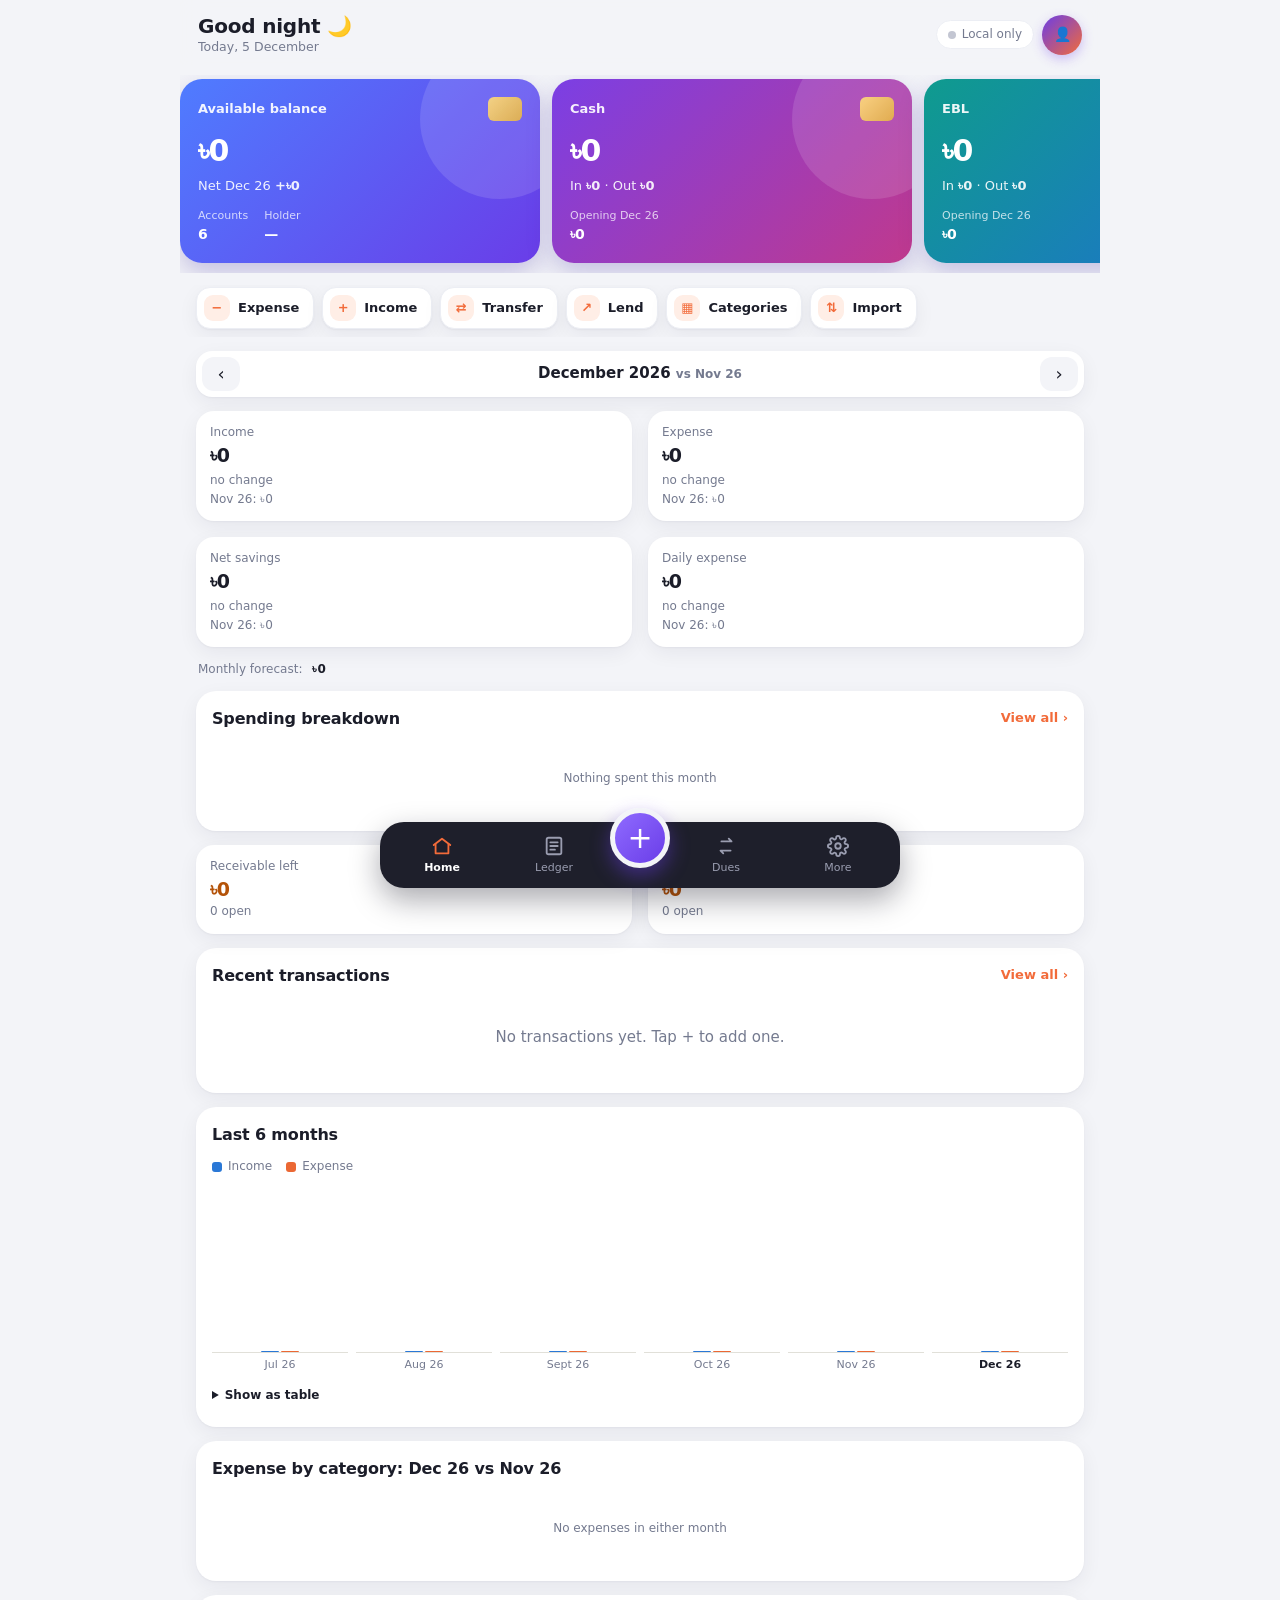
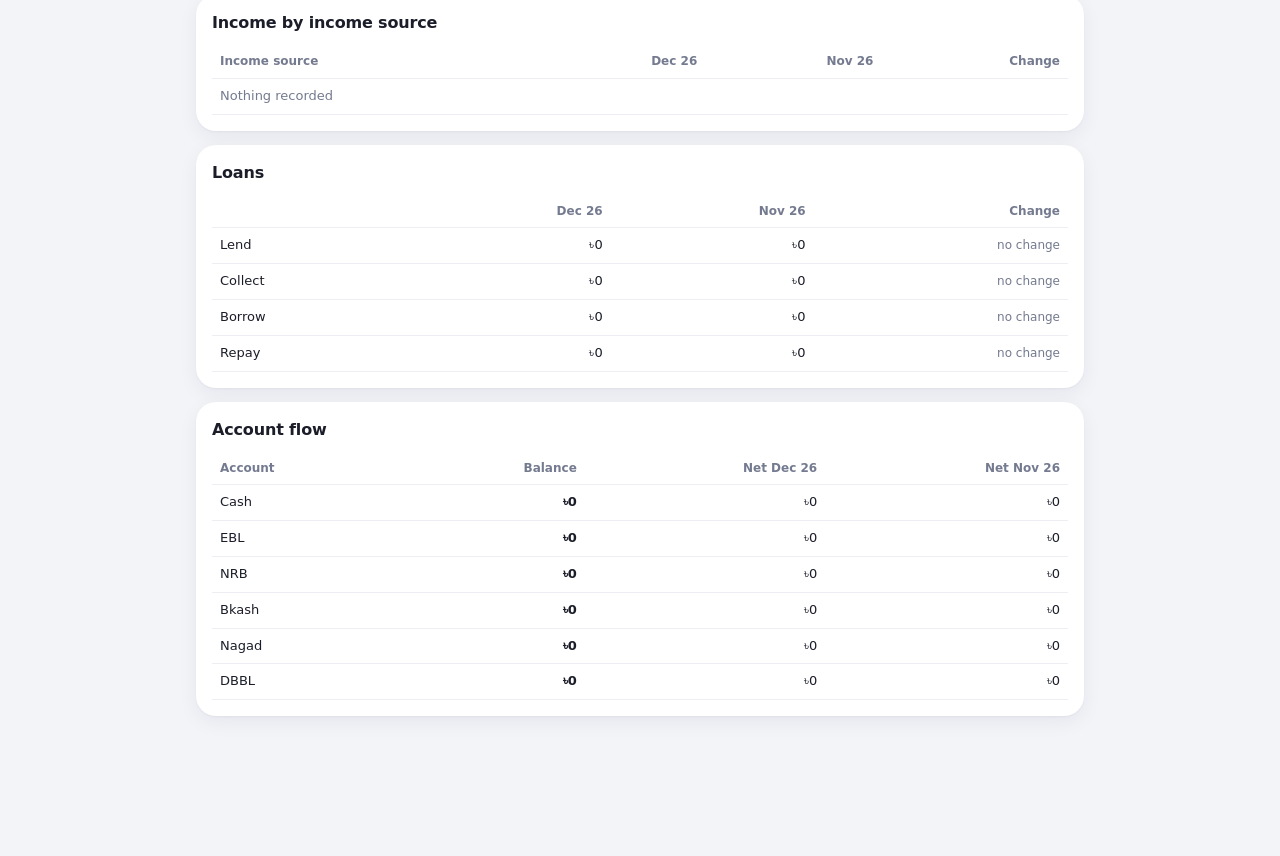
<file: public/index.html>
<!DOCTYPE html>
<html lang="en">
<head>
  <meta charset="utf-8">
  <meta name="viewport" content="width=device-width, initial-scale=1, viewport-fit=cover">
  <meta name="theme-color" content="#f3f4f8">
  <meta name="description" content="Offline-first personal money book that syncs with Firebase">
  <meta name="apple-mobile-web-app-capable" content="yes">
  <meta name="apple-mobile-web-app-status-bar-style" content="black-translucent">
  <title>Money Book</title>
  <link rel="manifest" href="manifest.webmanifest">
  <link rel="icon" href="icons/icon.svg" type="image/svg+xml">
  <link rel="apple-touch-icon" href="icons/icon-192.png">
  <link rel="stylesheet" href="styles.css">
</head>
<body>
  <header class="topbar">
    <div class="tb-left"><h1 id="title">Money Book</h1><div id="subtitle" class="tb-sub"></div></div>
    <div class="tb-right">
      <button id="syncPill" class="pill" type="button" title="Sync now"><span class="dot"></span><span id="syncText">Local</span></button>
      <a id="avatar" class="avatar" href="#more/profile" aria-label="Profile">👤</a>
    </div>
  </header>

  <main id="view" tabindex="-1"></main>

  <nav class="tabs" aria-label="Sections">
    <a href="#home" data-tab="home"><svg viewBox="0 0 24 24" aria-hidden="true" fill="none" stroke="currentColor" stroke-width="2" stroke-linecap="round" stroke-linejoin="round"><path d="M3 11l9-7 9 7"/><path d="M5 10v10h14V10"/></svg><b>Home</b></a>
    <a href="#ledger" data-tab="ledger"><svg viewBox="0 0 24 24" aria-hidden="true" fill="none" stroke="currentColor" stroke-width="2" stroke-linecap="round" stroke-linejoin="round"><rect x="4" y="3" width="16" height="18" rx="2"/><path d="M8 8h8M8 12h8M8 16h5"/></svg><b>Ledger</b></a>
    <button id="fab" class="fab" type="button" aria-label="Add">+</button>
    <a href="#dues" data-tab="dues"><svg viewBox="0 0 24 24" aria-hidden="true" fill="none" stroke="currentColor" stroke-width="2" stroke-linecap="round" stroke-linejoin="round"><path d="M7 7h11l-3-3M17 17H6l3 3"/></svg><b>Dues</b></a>
    <a href="#more" data-tab="more"><svg viewBox="0 0 24 24" aria-hidden="true" fill="none" stroke="currentColor" stroke-width="2" stroke-linecap="round" stroke-linejoin="round"><circle cx="12" cy="12" r="3"/><path d="M19.4 15a1.7 1.7 0 0 0 .3 1.8l.1.1a2 2 0 1 1-2.8 2.8l-.1-.1a1.7 1.7 0 0 0-1.8-.3 1.7 1.7 0 0 0-1 1.5V21a2 2 0 1 1-4 0v-.1a1.7 1.7 0 0 0-1.1-1.5 1.7 1.7 0 0 0-1.8.3l-.1.1a2 2 0 1 1-2.8-2.8l.1-.1a1.7 1.7 0 0 0 .3-1.8 1.7 1.7 0 0 0-1.5-1H3a2 2 0 1 1 0-4h.1a1.7 1.7 0 0 0 1.5-1.1 1.7 1.7 0 0 0-.3-1.8l-.1-.1a2 2 0 1 1 2.8-2.8l.1.1a1.7 1.7 0 0 0 1.8.3H9a1.7 1.7 0 0 0 1-1.5V3a2 2 0 1 1 4 0v.1a1.7 1.7 0 0 0 1 1.5 1.7 1.7 0 0 0 1.8-.3l.1-.1a2 2 0 1 1 2.8 2.8l-.1.1a1.7 1.7 0 0 0-.3 1.8V9a1.7 1.7 0 0 0 1.5 1H21a2 2 0 1 1 0 4h-.1a1.7 1.7 0 0 0-1.5 1z"/></svg><b>More</b></a>
  </nav>

  <dialog id="sheet" class="sheet">
    <form id="sheetForm" method="dialog"></form>
  </dialog>

  <div id="toast" class="toast" role="status" aria-live="polite"></div>

  <script src="firebase-config.js"></script>
  <script src="firebase-sync.js"></script>
  <script src="xlsx-lite.js"></script>
  <script src="app.js"></script>
</body>
</html>
</file>
<file: public/styles.css>
/* Money Book – visual design: soft grey canvas, white rounded cards, purple brand, orange accent,
   dark floating tab bar with a raised centre + button. */
:root {
  --bg: #f3f4f8; --card: #ffffff; --text: #1b1d29; --muted: #747a8f; --line: #eceef4;
  --brand: #6a3de8; --brand-2: #8f6bff; --brand-weak: #efe9ff; --accent: #f26b3a; --accent-weak: #ffeee6;
  --in: #13834a; --out: #cf3434; --warn: #b45309;
  --nav: #1e1f2b; --nav-ink: #9a9db0;
  --radius: 20px; --shadow: 0 1px 2px rgba(20, 20, 50, .04), 0 6px 20px rgba(20, 20, 50, .06);
  --s1: #2a78d6; --s2: #eb6834; --grid: #e1e0d9;
  --c1: #2a78d6; --c2: #eb6834; --c3: #1baf7a; --c4: #eda100; --c5: #e87ba4; --c6: #008300; --c7: #6250d6; --c-other: #9a9caa;
  color-scheme: light dark;
}
@media (prefers-color-scheme: dark) {
  :root {
    --bg: #0f1017; --card: #1a1b26; --text: #eceef7; --muted: #9ba1b6; --line: #2a2c3a;
    --brand: #9b7bff; --brand-2: #b39cff; --brand-weak: #2a2350; --accent: #ff8a57; --accent-weak: #3a2219;
    --in: #4ade80; --out: #f87171; --warn: #fbbf24; --nav: #090a10;
    --s1: #3987e5; --s2: #d95926; --grid: #2c2c2a;
    --c1: #3987e5; --c2: #d95926; --c3: #199e70; --c4: #c98500; --c5: #d55181; --c6: #008300; --c7: #9085e9; --c-other: #6b6e7d;
  }
}
* { box-sizing: border-box; }
html, body { margin: 0; }
body {
  font: 15px/1.45 "Inter", system-ui, -apple-system, "Segoe UI", Roboto, "Noto Sans Bengali", sans-serif;
  background: var(--bg); color: var(--text); -webkit-font-smoothing: antialiased;
  padding-bottom: calc(110px + env(safe-area-inset-bottom));
}
button, input, select, textarea { font: inherit; color: inherit; }
a { color: var(--brand); }

/* ---------- header ---------- */
.topbar {
  position: sticky; top: 0; z-index: 5; display: flex; align-items: center; justify-content: space-between; gap: 10px;
  padding: calc(14px + env(safe-area-inset-top)) 18px 10px; background: color-mix(in srgb, var(--bg) 88%, transparent);
  backdrop-filter: blur(10px); -webkit-backdrop-filter: blur(10px); max-width: 760px; margin: 0 auto;
}
.tb-left { min-width: 0; flex: 1; }
.topbar h1 { font-size: 20px; margin: 0; font-weight: 750; letter-spacing: -.01em; white-space: nowrap; overflow: hidden; text-overflow: ellipsis; line-height: 1.25; }
.tb-sub { font-size: 12.5px; color: var(--muted); white-space: nowrap; overflow: hidden; text-overflow: ellipsis; line-height: 1.3; }
.tb-right { display: flex; align-items: center; gap: 8px; flex-shrink: 0; }
.avatar {
  width: 40px; height: 40px; border-radius: 50%; display: grid; place-items: center; text-decoration: none; flex: none;
  background: linear-gradient(135deg, var(--brand), var(--accent)); color: #fff; font-weight: 700; font-size: 14px;
  box-shadow: 0 4px 12px rgba(106, 61, 232, .3);
}
.pill { display: inline-flex; gap: 6px; align-items: center; border: 1px solid var(--line); border-radius: 99px;
        padding: 5px 11px; background: var(--card); cursor: pointer; font-size: 12px; color: var(--muted); white-space: nowrap; flex-shrink: 0; }
.pill .dot { width: 8px; height: 8px; border-radius: 50%; background: #c3c6d2; }
.pill.ok .dot { background: #22c55e; } .pill.pending .dot { background: #f59e0b; }
.pill.err .dot { background: #ef4444; } .pill.busy .dot { animation: blink 1s infinite; background: var(--brand); }
@keyframes blink { 50% { opacity: .2; } }

main { max-width: 760px; margin: 0 auto; padding: 6px 16px 16px; outline: none; }

/* ---------- surfaces ---------- */
.card { background: var(--card); border-radius: var(--radius); box-shadow: var(--shadow); padding: 16px; margin-bottom: 14px; min-width: 0; }
.card h2 { font-size: 16px; margin: 0 0 12px; font-weight: 700; letter-spacing: -.01em; }
.row { display: flex; align-items: center; gap: 10px; }
.between { justify-content: space-between; }
.viewall { font-size: 13px; color: var(--accent); text-decoration: none; font-weight: 600; margin-bottom: 12px; }
.grid2 { display: grid; grid-template-columns: 1fr 1fr; gap: 12px; margin-bottom: 14px; }
.grid3 { display: grid; grid-template-columns: repeat(3, 1fr); gap: 8px; }
@media (min-width: 640px) { .grid3 { grid-template-columns: repeat(6, 1fr); } }
.grid3.three { grid-template-columns: repeat(3, 1fr); }
.stat { background: var(--card); border-radius: 18px; box-shadow: var(--shadow); padding: 13px 14px; min-width: 0; }
.stat .k { color: var(--muted); font-size: 12px; font-weight: 500; white-space: nowrap; overflow: hidden; text-overflow: ellipsis; }
.stat .v { font-size: clamp(15px, 4.3vw, 19px); font-weight: 750; font-variant-numeric: tabular-nums; letter-spacing: -.01em; white-space: nowrap; overflow: hidden; text-overflow: ellipsis; }
.stat.hero { background: linear-gradient(135deg, #4f7cff, var(--brand)); color: #fff; }
.stat.hero .k { color: rgba(255, 255, 255, .8); }
.acc { padding: 10px; border-radius: 14px; background: var(--bg); min-width: 0; }
.acc .k { font-size: 12px; color: var(--muted); white-space: nowrap; overflow: hidden; text-overflow: ellipsis; } .acc .v { font-weight: 650; font-variant-numeric: tabular-nums; white-space: nowrap; overflow: hidden; text-overflow: ellipsis; }
.in { color: var(--in); } .out { color: var(--out); } .muted { color: var(--muted); } .small { font-size: 12px; }
.neg { color: var(--out); } .warn { color: var(--warn); }
.hello { margin: 0 0 8px; color: var(--muted); }
.empty { text-align: center; color: var(--muted); padding: 28px 8px; }

/* ---------- balance cards ---------- */
.cards-scroll { display: flex; gap: 12px; overflow-x: auto; scroll-snap-type: x mandatory; margin: 4px -16px 12px; padding: 4px 16px 10px; scrollbar-width: none; }
.cards-scroll::-webkit-scrollbar { display: none; }
.bcard { flex: 0 0 86%; max-width: 360px; scroll-snap-align: start; border-radius: 22px; padding: 18px; color: #fff; position: relative; overflow: hidden;
         box-shadow: 0 10px 24px rgba(60, 40, 160, .25); min-height: 172px; display: flex; flex-direction: column; }
.bcard::after { content: ""; position: absolute; right: -40px; top: -40px; width: 160px; height: 160px; border-radius: 50%; background: rgba(255, 255, 255, .12); }
.bcard.g0 { background: linear-gradient(135deg, #4f7cff 0%, #6a3de8 100%); }
.bcard.g1 { background: linear-gradient(135deg, #7b3fe4 0%, #c0398d 100%); }
.bcard.g2 { background: linear-gradient(135deg, #0f9b8e 0%, #1f6fd1 100%); }
.bcard.g3 { background: linear-gradient(135deg, #f26b3a 0%, #c2410c 100%); }
.bcard.g4 { background: linear-gradient(135deg, #334155 0%, #0f172a 100%); }
.bcard.g5 { background: linear-gradient(135deg, #16a34a 0%, #0f766e 100%); }
.bc-top { display: flex; justify-content: space-between; align-items: center; font-size: 13px; opacity: .92; font-weight: 600; }
.bc-chip { width: 34px; height: 24px; border-radius: 6px; background: linear-gradient(135deg, #ffd66b, #e0a82e); }
.bc-amt { font-size: clamp(22px, 6.5vw, 30px); font-weight: 800; letter-spacing: -.02em; margin: 8px 0 4px; font-variant-numeric: tabular-nums; white-space: nowrap; overflow: hidden; text-overflow: ellipsis; }
.bc-mid { font-size: 13px; opacity: .9; }
.bc-foot { margin-top: auto; display: flex; gap: 16px; padding-top: 12px; flex-wrap: wrap; }
.bc-foot small { display: block; font-size: 11px; opacity: .75; } .bc-foot b { font-size: 14px; white-space: nowrap; }

/* ---------- quick actions ---------- */
.quick { display: flex; gap: 8px; overflow-x: auto; margin: 0 -16px 14px; padding: 2px 16px 8px; scrollbar-width: none; }
.quick::-webkit-scrollbar { display: none; }
.quick button, .quick a { flex: none; display: inline-flex; align-items: center; gap: 8px; border: 1px solid var(--line); background: var(--card);
  border-radius: 14px; padding: 7px 14px 7px 7px; font-size: 13px; font-weight: 600; color: var(--text); text-decoration: none; cursor: pointer; box-shadow: var(--shadow); white-space: nowrap; }
.quick span { width: 26px; height: 26px; border-radius: 9px; display: grid; place-items: center; background: var(--accent-weak); color: var(--accent); font-weight: 800; }

/* ---------- donut ---------- */
.donut-wrap { display: grid; grid-template-columns: 1fr 150px; gap: 14px; align-items: center; }
@media (max-width: 520px) { .donut-wrap { grid-template-columns: 1fr; } .donut { margin: 0 auto 6px; width: 170px; height: 170px; order: -1; } }
.legend-list { list-style: none; margin: 0; padding: 0; font-size: 13px; min-width: 0; }
.legend-list li { display: grid; grid-template-columns: 12px minmax(0, 1fr) auto 34px; gap: 8px; align-items: center; padding: 5px 0; }
.legend-list i { width: 10px; height: 10px; border-radius: 3px; }
.legend-list .lk { white-space: nowrap; overflow: hidden; text-overflow: ellipsis; }
.legend-list .lv { font-variant-numeric: tabular-nums; font-weight: 600; white-space: nowrap; }
.legend-list .lp { color: var(--muted); text-align: right; font-size: 12px; white-space: nowrap; }
.donut { position: relative; width: 150px; height: 150px; }
.donut svg { width: 100%; height: 100%; }
.donut circle { cursor: default; transition: stroke-width .15s; }
.donut circle:hover, .donut circle:focus { stroke-width: 24; outline: none; }
.donut-c { position: absolute; inset: 0; display: grid; place-content: center; text-align: center; pointer-events: none; }
.donut-c b { font-size: 14px; white-space: nowrap; } .donut-c small { color: var(--muted); font-size: 11px; white-space: nowrap; }

/* ---------- month bar / modes / chips ---------- */
.monthbar { display: flex; align-items: center; justify-content: space-between; margin-bottom: 14px; background: var(--card);
            border-radius: 16px; padding: 6px; box-shadow: var(--shadow); }
.monthbar button { border: 0; background: var(--bg); border-radius: 12px; width: 38px; height: 34px; cursor: pointer; font-size: 18px; }
.monthbar strong { font-size: 15px; white-space: nowrap; overflow: hidden; text-overflow: ellipsis; }
.seg { display: flex; flex-wrap: wrap; gap: 6px; }
.seg button { flex: 1 1 auto; border: 1px solid var(--line); background: var(--card); padding: 9px 10px; border-radius: 12px; cursor: pointer; font-size: 13px; font-weight: 600; white-space: nowrap; }
.seg button[aria-pressed="true"] { background: var(--brand); color: #fff; border-color: var(--brand); }
.modes { margin-bottom: 14px; background: var(--card); padding: 5px; border-radius: 16px; box-shadow: var(--shadow); gap: 4px; }
.modes button { flex: 1; border: 0; background: transparent; }
.chips { display: flex; gap: 6px; overflow-x: auto; padding-bottom: 4px; margin-bottom: 12px; scrollbar-width: none; }
.chips::-webkit-scrollbar { display: none; }
.chip { border: 1px solid var(--line); background: var(--card); border-radius: 99px; padding: 7px 14px; white-space: nowrap; cursor: pointer; font-size: 13px; font-weight: 500; flex-shrink: 0; }
.chip[aria-pressed="true"] { background: var(--accent); color: #fff; border-color: var(--accent); }
.chip[aria-pressed="true"] .muted { color: rgba(255, 255, 255, .85); }

/* ---------- lists ---------- */
.list { list-style: none; margin: 0; padding: 0; }
.list li { display: flex; align-items: center; gap: 10px; padding: 10px 0; border-bottom: 1px solid var(--line); cursor: pointer; min-width: 0; }
.list li:last-child { border-bottom: 0; }
.list .ico { width: 40px; height: 40px; border-radius: 12px; display: grid; place-items: center; flex: none; font-size: 18px; font-weight: 800;
             background: var(--brand-weak); color: var(--brand); }
.ico.c1 { background: color-mix(in srgb, var(--c1) 16%, transparent); color: var(--c1); }
.ico.c2 { background: color-mix(in srgb, var(--c2) 16%, transparent); color: var(--c2); }
.ico.c3 { background: color-mix(in srgb, var(--c3) 16%, transparent); color: var(--c3); }
.ico.c4 { background: color-mix(in srgb, var(--c4) 18%, transparent); color: var(--c4); }
.ico.c5 { background: color-mix(in srgb, var(--c5) 16%, transparent); color: var(--c5); }
.ico.c6 { background: color-mix(in srgb, var(--c6) 14%, transparent); color: var(--c6); }
.ico.c7 { background: color-mix(in srgb, var(--c7) 16%, transparent); color: var(--c7); }
.ico.c-other { background: color-mix(in srgb, var(--c-other) 18%, transparent); color: var(--c-other); }
.ico.t-in { background: color-mix(in srgb, #16a34a 15%, transparent); color: #16a34a; }
.ico.t-tr { background: color-mix(in srgb, #2563eb 14%, transparent); color: #2563eb; }
.ico.t-loan { background: var(--brand-weak); color: var(--brand); }
.list .main { flex: 1; min-width: 0; overflow: hidden; }
.list .main .t { font-weight: 650; white-space: nowrap; overflow: hidden; text-overflow: ellipsis; font-size: 14.5px; line-height: 1.35; }
.list .main .s { font-size: 12px; color: var(--muted); white-space: nowrap; overflow: hidden; text-overflow: ellipsis; line-height: 1.35; }
.list .amt { font-weight: 700; font-variant-numeric: tabular-nums; text-align: right; flex-shrink: 0; white-space: nowrap; margin-left: 8px; font-size: 14.5px; }
.dayhead { font-size: 13px; color: var(--muted); padding: 2px 0 4px; display: flex; justify-content: space-between; font-weight: 600; }
.daycard .dayhead span:first-child { color: var(--text); font-size: 15px; font-weight: 700; }
.daycard .dayhead span:last-child { color: var(--accent); }

/* ---------- ledger: summary cards, calendar, filters ---------- */
.duo { display: grid; grid-template-columns: 1fr 1fr; gap: 12px; margin-bottom: 14px; }
.sum { border-radius: 18px; padding: 13px 14px; color: #fff; box-shadow: var(--shadow); display: flex; flex-direction: column; gap: 2px; min-width: 0; }
.sum small { font-size: 12px; opacity: .88; white-space: nowrap; overflow: hidden; text-overflow: ellipsis; }
.sum b { font-size: clamp(16px, 4.5vw, 20px); font-weight: 800; font-variant-numeric: tabular-nums; white-space: nowrap; overflow: hidden; text-overflow: ellipsis; }
.sum span { font-size: 11px; opacity: .85; white-space: nowrap; overflow: hidden; text-overflow: ellipsis; }
.sum.purple { background: linear-gradient(135deg, #7b4dff, #5b2fd6); }
.sum.orange { background: linear-gradient(135deg, #ff8a4c, #d9481a); }
.calcard summary { list-style: none; display: flex; justify-content: space-between; align-items: center; cursor: pointer; font-weight: 650; padding: 0; }
.calcard summary::-webkit-details-marker { display: none; }
.calcard .chip { padding: 4px 10px; }
.card.calcard { margin-top: 0; }
.mcal { display: grid; grid-template-columns: repeat(7, 1fr); gap: 4px; margin-top: 12px; text-align: center; }
.mcal .dow { font-size: 11px; color: var(--muted); font-weight: 600; padding: 4px 0; }
.mcal .day { border: 0; background: transparent; border-radius: 50%; aspect-ratio: 1; font-size: 13px; cursor: pointer; position: relative; font-variant-numeric: tabular-nums; padding: 0; }
.mcal .day.has::after { content: ""; position: absolute; left: 50%; bottom: 3px; width: 4px; height: 4px; margin-left: -2px; border-radius: 50%; background: var(--accent); }
.mcal .day.today { box-shadow: inset 0 0 0 1.5px var(--brand); }
.mcal .day.sel { background: var(--brand); color: #fff; }
.mcal .day.sel::after { background: #fff; }
.mcal .day:hover { background: var(--brand-weak); }
.mcal .day.sel:hover { background: var(--brand); }
.filters { display: grid; grid-template-columns: 1fr 1fr; gap: 8px; margin-bottom: 10px; }
.filters .search { grid-column: 1 / -1; margin: 0; }
.filters select { background: var(--card); border-radius: 99px; padding: 8px 12px; font-size: 13px; }

/* ---------- badges / status ---------- */
.badge { font-size: 11px; padding: 3px 9px; border-radius: 99px; background: var(--brand-weak); color: var(--brand); border: 0; cursor: pointer; font-weight: 650; }
.badge.due, .badge.st-due { background: #fff1d6; color: #8a4b00; }
.badge.st-partial { background: #dbeafe; color: #1e40af; }
.badge.st-overdue { background: #fee2e2; color: #991b1b; }
.badge.st-done { background: #dcfce7; color: #166534; }
@media (prefers-color-scheme: dark) {
  .badge.due, .badge.st-due { background: #422006; color: #fcd34d; }
  .badge.st-partial { background: #172554; color: #93c5fd; }
  .badge.st-overdue { background: #450a0a; color: #fca5a5; }
  .badge.st-done { background: #052e16; color: #86efac; }
}
.progress { height: 6px; background: var(--bg); border-radius: 3px; overflow: hidden; margin-top: 6px; max-width: 220px; }
.progress.big { max-width: none; height: 8px; margin: 12px 0; }
.progress > div { height: 100%; background: linear-gradient(90deg, var(--brand), var(--brand-2)); border-radius: 3px; }

/* ---------- forms ---------- */
input, select, textarea { width: 100%; padding: 11px 13px; border: 1px solid var(--line); border-radius: 13px; background: var(--bg); }
input:focus, select:focus, textarea:focus { outline: 2px solid var(--brand); outline-offset: 0; border-color: transparent; }
textarea { min-height: 60px; resize: vertical; }
label { display: block; font-size: 12px; color: var(--muted); margin: 12px 0 5px; font-weight: 500; }
label.check { display: flex; gap: 8px; align-items: flex-start; color: var(--text); font-size: 14px; margin-top: 12px; }
label.check input { width: auto; margin-top: 3px; }
.btn { border: 0; border-radius: 14px; padding: 12px 16px; background: var(--brand); color: #fff; font-weight: 700; cursor: pointer; box-shadow: 0 6px 16px rgba(106, 61, 232, .25); }
.btn.ghost { background: var(--card); color: var(--text); border: 1px solid var(--line); box-shadow: none; }
.btn.danger { background: transparent; color: var(--out); border: 1px solid var(--out); box-shadow: none; }
.btn:disabled { opacity: .5; }
.btn.x { flex: none; width: 42px; padding: 9px 0; }
.actions { display: flex; gap: 8px; margin-top: 16px; }
.actions .btn { flex: 1; }
.actions.wrap { flex-wrap: wrap; }
.actions.sticky { position: sticky; bottom: calc(96px + env(safe-area-inset-bottom)); background: var(--bg); padding: 8px 0; margin: 0; }
.search { margin-bottom: 10px; }
.amount-input { font-size: 28px; font-weight: 800; text-align: center; letter-spacing: -.01em; }
.hintbox { background: var(--brand-weak); border-radius: 12px; padding: 9px 11px; margin: 10px 0 0; }
.bullets { padding-left: 18px; margin: 4px 0 8px; } .bullets li { margin: 3px 0; }
details { margin-top: 8px; } details summary { cursor: pointer; padding: 6px 0; font-weight: 600; }
.listedit .row { margin-bottom: 6px; }
.card.preview, .card.banner { border: 2px solid var(--brand); }
.linkcard { display: block; text-decoration: none; color: var(--brand); font-weight: 600; }

/* ---------- bottom nav with centre + ---------- */
.tabs {
  position: fixed; left: 50%; transform: translateX(-50%); bottom: calc(12px + env(safe-area-inset-bottom)); z-index: 6;
  width: min(calc(100% - 24px), 520px); height: 66px; display: flex; align-items: center; justify-content: space-around;
  background: var(--nav); border-radius: 24px; box-shadow: 0 12px 30px rgba(15, 15, 30, .35); padding: 0 6px;
}
.tabs a { flex: 1; display: flex; flex-direction: column; align-items: center; gap: 3px; text-decoration: none; color: var(--nav-ink); font-size: 11px; }
.tabs a svg { width: 22px; height: 22px; }
.tabs a b { font-weight: 500; }
.tabs a.active { color: #fff; }
.tabs a.active b { font-weight: 700; }
.tabs a.active svg { color: var(--accent); }
.fab {
  flex: none; width: 60px; height: 60px; margin-top: -34px; border-radius: 50%; border: 5px solid var(--bg);
  background: linear-gradient(135deg, var(--brand-2), var(--brand)); color: #fff; font-size: 30px; line-height: 1; cursor: pointer;
  box-shadow: 0 8px 20px rgba(106, 61, 232, .45); display: grid; place-items: center; padding: 0;
}

/* ---------- bottom sheet ---------- */
.sheet { border: 0; padding: 0; width: 100%; max-width: 560px; border-radius: 26px 26px 0 0; margin: auto auto 0;
         background: var(--card); color: var(--text); max-height: 92vh; }
@media (min-width: 640px) { .sheet { border-radius: 26px; margin: auto; } }
.sheet::backdrop { background: rgba(10, 10, 25, .5); }
.sheet form { padding: 20px 18px calc(20px + env(safe-area-inset-bottom)); }
.sheet form::before { content: ""; display: block; width: 40px; height: 4px; border-radius: 2px; background: var(--line); margin: -8px auto 12px; }
.sheet h3 { margin: 0 0 8px; font-size: 19px; }
.sheet h4 { margin: 16px 0 4px; font-size: 13px; color: var(--muted); text-transform: uppercase; letter-spacing: .04em; }
.sheet .list li { cursor: default; }

.toast { position: fixed; left: 50%; bottom: calc(100px + env(safe-area-inset-bottom)); transform: translateX(-50%);
         background: #1e1f2b; color: #fff; padding: 10px 16px; border-radius: 14px; opacity: 0; pointer-events: none;
         transition: opacity .2s; z-index: 20; font-size: 14px; max-width: 90vw; }
.toast.show { opacity: 1; }
.tooltip { position: fixed; z-index: 30; pointer-events: none; background: #1e1f2b; color: #fff; padding: 6px 10px; border-radius: 9px;
           font-size: 12px; font-weight: 600; opacity: 0; transition: opacity .1s; white-space: nowrap; }
.tooltip.show { opacity: 1; }

/* ---------- namaz ---------- */
.namaz { display: grid; grid-template-columns: repeat(auto-fill, minmax(100px, 1fr)); gap: 8px; }
.namaz button { padding: 12px 6px; border-radius: 14px; border: 1px solid var(--line); background: var(--bg); cursor: pointer; font-weight: 600; }
.namaz button[aria-pressed="true"] { background: var(--brand); color: #fff; border-color: var(--brand); }
.cal { display: grid; grid-template-columns: repeat(7, 1fr); gap: 4px; }
.cal div { aspect-ratio: 1; border-radius: 10px; display: grid; place-items: center; font-size: 12px; background: var(--bg); }

/* ---------- menu ---------- */
.menu a { display: flex; justify-content: space-between; padding: 15px 4px; border-bottom: 1px solid var(--line); color: inherit; text-decoration: none; font-weight: 550; }
.menu a:last-child { border-bottom: 0; }

/* ---------- bars & tables ---------- */
.bar { margin: 8px 0; }
.bar .label { display: flex; justify-content: space-between; font-size: 13px; }
.bar .track { height: 8px; background: var(--bg); border-radius: 4px; overflow: hidden; margin-top: 3px; }
.bar .fill { height: 100%; background: var(--brand); border-radius: 4px; }
.tablewrap { overflow-x: auto; -webkit-overflow-scrolling: touch; }
.tbl { width: 100%; border-collapse: collapse; font-size: 13px; font-variant-numeric: tabular-nums; }
.tbl th { text-align: left; color: var(--muted); font-weight: 600; font-size: 12px; padding: 7px 8px; border-bottom: 1px solid var(--line); white-space: nowrap; }
.tbl td { padding: 8px; border-bottom: 1px solid var(--line); white-space: nowrap; }
.tbl .num { text-align: right; }
.tbl tfoot td { font-weight: 750; border-top: 2px solid var(--line); border-bottom: 0; }
.tbl.pivot th:first-child, .tbl.pivot td:first-child { position: sticky; left: 0; background: var(--card); max-width: 160px; overflow: hidden; text-overflow: ellipsis; }
.tbl.pivot tbody tr:hover td { background: var(--bg); }

/* ---------- charts ---------- */
.legend { display: flex; gap: 14px; font-size: 12px; color: var(--muted); margin-bottom: 8px; }
.legend span { display: inline-flex; align-items: center; gap: 6px; }
.key { width: 10px; height: 10px; border-radius: 3px; display: inline-block; }
.key.s1, .vbar.s1, .hbar.s1 { background: var(--s1); }
.key.s2, .vbar.s2, .hbar.s2 { background: var(--s2); }
.vchart { display: flex; align-items: stretch; gap: 8px; height: 190px; padding-top: 6px; margin-bottom: 6px; }
.vgroup { flex: 1; display: flex; flex-direction: column; }
.vbars { flex: 1; display: flex; align-items: flex-end; justify-content: center; gap: 2px; border-bottom: 1px solid var(--grid); }
.vbar { width: min(18px, 40%); border-radius: 4px 4px 0 0; min-height: 1px; cursor: default; }
.vbar:hover, .vbar:focus, .hbar:hover, .hbar:focus { filter: brightness(1.15); outline: none; }
.vlabel { text-align: center; font-size: 11px; color: var(--muted); padding-top: 4px; }
.vgroup.current .vlabel { color: var(--text); font-weight: 700; }
.pair { margin: 10px 0; }
.pair .label { display: flex; justify-content: space-between; gap: 8px; font-size: 13px; margin-bottom: 3px; }
.htrack { height: 8px; margin: 2px 0; }
.hbar { height: 100%; border-radius: 0 4px 4px 0; min-width: 1px; }

/* ======================================================================
   CUSTOM UI THEMES (Color Palettes)
   ====================================================================== */
[data-theme="emerald"] {
  --brand: #059669; --brand-2: #10b981; --brand-weak: #ecfdf5; --accent: #d97706; --accent-weak: #fffbeb;
  --s1: #059669; --s2: #d97706;
}
@media (prefers-color-scheme: dark) {
  [data-theme="emerald"] {
    --brand: #34d399; --brand-2: #6ee7b7; --brand-weak: #064e3b; --accent: #f59e0b; --accent-weak: #451a03;
    --s1: #34d399; --s2: #f59e0b;
  }
}

[data-theme="ocean"] {
  --brand: #2563eb; --brand-2: #3b82f6; --brand-weak: #eff6ff; --accent: #0284c7; --accent-weak: #e0f2fe;
  --s1: #2563eb; --s2: #0284c7;
}
@media (prefers-color-scheme: dark) {
  [data-theme="ocean"] {
    --brand: #60a5fa; --brand-2: #93c5fd; --brand-weak: #1e3a8a; --accent: #38bdf8; --accent-weak: #082f49;
    --s1: #60a5fa; --s2: #38bdf8;
  }
}

[data-theme="midnight"] {
  --brand: #475569; --brand-2: #64748b; --brand-weak: #f1f5f9; --accent: #7c3aed; --accent-weak: #f5f3ff;
  --s1: #475569; --s2: #7c3aed;
}
@media (prefers-color-scheme: dark) {
  [data-theme="midnight"] {
    --brand: #94a3b8; --brand-2: #cbd5e1; --brand-weak: #1e293b; --accent: #a78bfa; --accent-weak: #2e1065;
    --s1: #94a3b8; --s2: #a78bfa;
  }
}

[data-theme="sunset"] {
  --brand: #ea580c; --brand-2: #f97316; --brand-weak: #fff7ed; --accent: #e11d48; --accent-weak: #ffe4e6;
  --s1: #ea580c; --s2: #e11d48;
}
@media (prefers-color-scheme: dark) {
  [data-theme="sunset"] {
    --brand: #fb923c; --brand-2: #fdba74; --brand-weak: #431407; --accent: #fb7185; --accent-weak: #4c0519;
    --s1: #fb923c; --s2: #fb7185;
  }
}

[data-theme="rose"] {
  --brand: #db2777; --brand-2: #ec4899; --brand-weak: #fdf2f8; --accent: #9333ea; --accent-weak: #faf5ff;
  --s1: #db2777; --s2: #9333ea;
}
@media (prefers-color-scheme: dark) {
  [data-theme="rose"] {
    --brand: #f472b6; --brand-2: #fbcfe8; --brand-weak: #500724; --accent: #c084fc; --accent-weak: #3b0764;
    --s1: #f472b6; --s2: #c084fc;
  }
}

/* ======================================================================
   TYPOGRAPHY FONTS
   ====================================================================== */
[data-font="jakarta"], [data-font="jakarta"] body { font-family: "Plus Jakarta Sans", system-ui, sans-serif !important; }
[data-font="outfit"], [data-font="outfit"] body { font-family: "Outfit", system-ui, sans-serif !important; }
[data-font="roboto"], [data-font="roboto"] body { font-family: "Roboto", system-ui, sans-serif !important; }
[data-font="serif"], [data-font="serif"] body { font-family: "Playfair Display", Georgia, serif !important; }
[data-font="bengali"], [data-font="bengali"] body {
  font-family: "Hind Siliguri", "Noto Sans Bengali", system-ui, sans-serif !important;
  line-height: 1.5;
}
[data-font="bengali"] * {
  letter-spacing: normal !important;
}
[data-font="bengali"] .stat .v,
[data-font="bengali"] .sum b,
[data-font="bengali"] .list .amt,
[data-font="bengali"] .bc-amt {
  letter-spacing: 0 !important;
}
[data-font="mono"], [data-font="mono"] body { font-family: "JetBrains Mono", monospace !important; }
[data-font="inter"], [data-font="inter"] body { font-family: "Inter", system-ui, sans-serif !important; }

/* ======================================================================
   THEME & FONT SELECTORS IN PROFILE
   ====================================================================== */
.theme-picker {
  display: grid;
  grid-template-columns: repeat(auto-fit, minmax(105px, 1fr));
  gap: 8px;
  margin-top: 6px;
}
.theme-swatch {
  border: 1.5px solid var(--line);
  background: var(--bg);
  border-radius: 14px;
  padding: 10px 8px;
  display: flex;
  flex-direction: column;
  align-items: center;
  gap: 6px;
  cursor: pointer;
  transition: all .15s ease;
}
.theme-swatch:hover {
  transform: translateY(-1px);
  border-color: var(--brand);
}
.theme-swatch.active {
  border-color: var(--brand);
  background: var(--brand-weak);
  box-shadow: 0 0 0 1px var(--brand);
}
.swatch-dots {
  width: 28px;
  height: 28px;
  border-radius: 50%;
  box-shadow: 0 2px 6px rgba(0,0,0,.15);
}
.swatch-label {
  font-size: 11px;
  font-weight: 600;
  text-align: center;
  color: var(--text);
  white-space: nowrap;
}

.font-picker {
  display: grid;
  grid-template-columns: repeat(auto-fit, minmax(125px, 1fr));
  gap: 8px;
  margin-top: 6px;
}
.font-chip {
  border: 1.5px solid var(--line);
  background: var(--bg);
  border-radius: 12px;
  padding: 10px 12px;
  text-align: left;
  cursor: pointer;
  transition: all .15s ease;
}
.font-chip:hover {
  border-color: var(--brand);
}
.font-chip.active {
  border-color: var(--brand);
  background: var(--brand-weak);
  box-shadow: 0 0 0 1px var(--brand);
}

/* ======================================================================
   CATEGORY BUDGET TRACKING IN LEDGER
   ====================================================================== */
.budget-card {
  background: var(--card);
  border-radius: var(--radius);
  box-shadow: var(--shadow);
  padding: 16px;
  margin-bottom: 14px;
  min-width: 0;
}
.budget-head {
  display: flex;
  align-items: center;
  justify-content: space-between;
  gap: 8px;
  margin-bottom: 10px;
}
.budget-head h2 {
  margin: 0;
  font-size: 15px;
  font-weight: 700;
  display: flex;
  align-items: center;
  gap: 6px;
  white-space: nowrap;
  overflow: hidden;
  text-overflow: ellipsis;
  min-width: 0;
}
.budget-overall {
  padding: 12px 14px;
  border-radius: 14px;
  background: var(--bg);
  margin-bottom: 12px;
}
.budget-row {
  display: flex;
  justify-content: space-between;
  align-items: center;
  gap: 8px;
  font-size: 13px;
  margin-bottom: 4px;
  min-width: 0;
}
.b-cat-info {
  display: flex;
  align-items: center;
  gap: 6px;
  min-width: 0;
  flex: 1;
  overflow: hidden;
}
.b-cat-name {
  font-weight: 600;
  white-space: nowrap;
  overflow: hidden;
  text-overflow: ellipsis;
  min-width: 0;
}
.b-cat-badge {
  font-size: 10px;
  padding: 1px 6px;
  border-radius: 6px;
  flex-shrink: 0;
  white-space: nowrap;
}
.b-cat-numbers {
  flex-shrink: 0;
  white-space: nowrap;
  font-variant-numeric: tabular-nums;
  font-weight: 650;
  text-align: right;
  font-size: 12.5px;
  display: flex;
  align-items: center;
  gap: 4px;
  margin-left: auto;
}
.b-cat-pct {
  font-weight: 700;
}
.budget-cat-list {
  display: flex;
  flex-direction: column;
  gap: 9px;
}
.budget-item {
  padding: 10px 12px;
  border-radius: 12px;
  background: var(--bg);
  transition: all .15s ease;
  user-select: none;
  min-width: 0;
}
.budget-item:hover {
  filter: brightness(0.97);
}
.budget-bar-track {
  height: 8px;
  width: 100%;
  background: var(--line);
  border-radius: 99px;
  overflow: hidden;
  position: relative;
  margin-top: 6px;
}
.budget-bar-fill {
  height: 100%;
  border-radius: 99px;
  transition: width .4s cubic-bezier(.4, 0, .2, 1);
}
.budget-bar-fill.safe {
  background: linear-gradient(90deg, #10b981, #059669);
}
.budget-bar-fill.warn {
  background: linear-gradient(90deg, #f59e0b, #d97706);
}
.budget-bar-fill.over {
  background: linear-gradient(90deg, #ef4444, #dc2626);
  animation: pulse-danger 2s infinite ease-in-out;
}
@keyframes pulse-danger {
  50% { opacity: 0.75; }
}

/* ======================================================================
   NAMAZ JAMAT TIMES & ALARM
   ====================================================================== */
.jamat-card {
  background: var(--card);
  border-radius: var(--radius);
  box-shadow: var(--shadow);
  padding: 16px;
  margin-bottom: 14px;
  min-width: 0;
}
.jamat-banner {
  display: flex;
  align-items: center;
  justify-content: space-between;
  gap: 10px;
  padding: 10px 14px;
  border-radius: 14px;
  background: linear-gradient(135deg, var(--brand-weak), var(--accent-weak));
  border: 1px solid color-mix(in srgb, var(--brand) 20%, transparent);
  margin-bottom: 12px;
}
.jamat-grid {
  display: grid;
  grid-template-columns: repeat(5, 1fr);
  gap: 6px;
  margin: 10px 0 4px;
}
.jamat-tile {
  background: var(--bg);
  border-radius: 12px;
  padding: 8px 4px;
  text-align: center;
  position: relative;
  border: 1.5px solid transparent;
  transition: all .15s ease;
  min-width: 0;
}
.jamat-tile.active {
  border-color: var(--brand);
  background: var(--brand-weak);
  box-shadow: 0 2px 8px rgba(106, 61, 232, .15);
}
.jamat-tile .p-name {
  font-size: 11px;
  color: var(--muted);
  font-weight: 600;
  text-transform: uppercase;
  letter-spacing: .02em;
  white-space: nowrap;
  overflow: hidden;
  text-overflow: ellipsis;
}
.jamat-tile .p-time {
  font-size: 13px;
  font-weight: 750;
  margin-top: 3px;
  font-variant-numeric: tabular-nums;
  white-space: nowrap;
}

/* ======================================================================
   DUES TERM SUMMARY & ROW DETAILS
   ====================================================================== */
.due-title {
  display: flex;
  align-items: center;
  gap: 5px;
  min-width: 0;
}
.due-name {
  white-space: nowrap;
  overflow: hidden;
  text-overflow: ellipsis;
  min-width: 0;
}
.due-term-badge {
  font-size: 10px;
  padding: 1px 6px;
  border-radius: 8px;
  font-weight: 600;
  flex-shrink: 0;
  white-space: nowrap;
  vertical-align: middle;
}
.due-amt {
  flex-shrink: 0;
  display: flex;
  flex-direction: column;
  align-items: flex-end;
  gap: 3px;
  text-align: right;
  white-space: nowrap;
  margin-left: 8px;
}
.due-val {
  font-weight: 700;
  font-variant-numeric: tabular-nums;
  white-space: nowrap;
}
.due-term-summary {
  display: flex;
  align-items: center;
  justify-content: center;
  gap: 8px;
  font-size: 11.5px;
  color: var(--muted);
  background: var(--card);
  border: 1px solid var(--line);
  border-radius: 12px;
  padding: 6px 12px;
  margin: 4px 0 10px;
  box-shadow: var(--shadow);
  flex-wrap: wrap;
}
.due-term-summary .dot-sep {
  opacity: 0.5;
}

/* ======================================================================
   BOOK LIST COMPONENT STYLES
   ====================================================================== */
.book-row {
  padding: 10px 4px;
  display: flex;
  align-items: center;
  gap: 10px;
  border-bottom: 1px solid var(--line);
  min-width: 0;
}
.book-row:last-child {
  border-bottom: 0;
}
.book-ico {
  font-size: 16px;
  width: 36px;
  height: 36px;
  display: grid;
  place-items: center;
  border-radius: 10px;
  background: var(--bg);
  border: 1px solid var(--line);
  flex: none;
}
.book-main {
  flex: 1;
  min-width: 0;
  overflow: hidden;
}
.book-title {
  font-weight: 700;
  font-size: 13.5px;
  line-height: 1.35;
  display: flex;
  align-items: center;
  gap: 6px;
  min-width: 0;
}
.book-name {
  white-space: nowrap;
  overflow: hidden;
  text-overflow: ellipsis;
  min-width: 0;
}
.book-sl {
  font-size: 10px;
  color: var(--muted);
  background: var(--bg);
  padding: 1px 5px;
  border-radius: 4px;
  border: 1px solid var(--line);
  flex-shrink: 0;
}
.book-meta {
  font-size: 11.5px;
  color: var(--muted);
  margin-top: 2px;
  display: flex;
  gap: 6px;
  align-items: center;
  white-space: nowrap;
  overflow: hidden;
  text-overflow: ellipsis;
  line-height: 1.35;
}
.book-author {
  white-space: nowrap;
  overflow: hidden;
  text-overflow: ellipsis;
}
.book-genre {
  background: var(--bg);
  padding: 0 5px;
  border-radius: 4px;
  flex-shrink: 0;
}
.book-ver {
  color: var(--brand);
  flex-shrink: 0;
}
.book-right {
  text-align: right;
  flex: none;
  display: flex;
  flex-direction: column;
  align-items: flex-end;
  gap: 3px;
  white-space: nowrap;
  margin-left: 6px;
}
.book-badge {
  font-size: 10px;
  padding: 2px 6px;
  white-space: nowrap;
  max-width: 115px;
  overflow: hidden;
  text-overflow: ellipsis;
}
.book-actions {
  display: flex;
  gap: 4px;
}
.icon-btn {
  padding: 2px 6px;
  font-size: 12px;
  border-radius: 6px;
  line-height: 1.2;
}

/* ======================================================================
   RESPONSIVE LAYOUT & DEVICE COMPATIBILITY
   ====================================================================== */
@media (min-width: 768px) {
  .topbar, main {
    max-width: 820px;
  }
  .grid2 {
    gap: 16px;
  }
  .duo {
    gap: 14px;
  }
  .sheet {
    max-width: 540px;
    margin: auto;
    border-radius: 28px;
  }
}

@media (min-width: 1024px) {
  .topbar, main {
    max-width: 920px;
  }
}

/* Base tablet/mobile adjustments */
@media (max-width: 640px) {
  input, select, textarea {
    font-size: 16px !important;
  }
  .topbar h1 {
    font-size: 18.5px;
  }
  .tabs {
    width: calc(100% - 16px);
    height: 64px;
  }
}

/* Specific smartphone viewports (360px - 480px) */
@media (max-width: 480px) {
  body {
    font-size: 14px;
    line-height: 1.4;
    padding-bottom: calc(96px + env(safe-area-inset-bottom));
  }
  main {
    padding: 4px 12px 14px;
  }
  .topbar {
    padding: calc(10px + env(safe-area-inset-top)) 12px 8px;
    gap: 8px;
  }
  .topbar h1 {
    font-size: 17.5px;
    letter-spacing: -.01em;
  }
  .tb-sub {
    font-size: 12px;
  }
  .avatar {
    width: 36px;
    height: 36px;
    font-size: 13px;
  }
  .pill {
    font-size: 11px;
    padding: 4px 8px;
    gap: 4px;
  }
  .card {
    padding: 12px 11px;
    border-radius: 16px;
    margin-bottom: 11px;
  }
  .card h2 {
    font-size: 14.5px;
    margin-bottom: 9px;
  }
  .grid2 {
    gap: 8px;
    margin-bottom: 10px;
  }
  .grid3 {
    gap: 6px;
  }
  .grid3.three {
    gap: 6px;
    margin-bottom: 10px;
  }
  .grid3.three .stat {
    padding: 9px 8px;
    border-radius: 12px;
  }
  .grid3.three .stat .k {
    font-size: 10.5px;
  }
  .grid3.three .stat .v {
    font-size: 14.5px;
  }
  .stat {
    padding: 11px 12px;
    border-radius: 14px;
  }
  .stat .v {
    font-size: 16.5px;
  }
  .duo {
    gap: 8px;
    margin-bottom: 10px;
  }
  .sum {
    padding: 11px 12px;
    border-radius: 14px;
  }
  .sum small {
    font-size: 11px;
  }
  .sum b {
    font-size: 17px;
  }
  .sum span {
    font-size: 10.5px;
  }
  .monthbar {
    padding: 4px 6px;
    border-radius: 14px;
    margin-bottom: 10px;
  }
  .monthbar strong {
    font-size: 13.5px;
  }
  .monthbar button {
    width: 32px;
    height: 30px;
    font-size: 16px;
    border-radius: 10px;
  }
  .seg button {
    padding: 7px 8px;
    font-size: 12px;
    border-radius: 10px;
  }
  .chips {
    gap: 5px;
    margin-bottom: 10px;
  }
  .chip {
    padding: 5px 11px;
    font-size: 12px;
  }
  .quick button, .quick a {
    padding: 6px 11px 6px 6px;
    font-size: 12px;
    border-radius: 12px;
  }
  .quick span {
    width: 24px;
    height: 24px;
    border-radius: 8px;
  }
  .bcard {
    flex: 0 0 88%;
    max-width: 330px;
    padding: 15px;
    border-radius: 18px;
    min-height: 155px;
  }
  .bc-amt {
    font-size: 24px;
    margin: 6px 0 2px;
  }
  .bc-foot {
    gap: 12px;
    padding-top: 8px;
  }
  .bc-foot b {
    font-size: 13px;
  }
  .list li {
    gap: 8px;
    padding: 9px 0;
  }
  .list .ico {
    width: 36px;
    height: 36px;
    font-size: 15px;
    border-radius: 10px;
  }
  .list .main .t {
    font-size: 13.5px;
  }
  .list .main .s {
    font-size: 11.5px;
  }
  .list .amt {
    font-size: 13.5px;
    margin-left: 6px;
  }
  .tbl th, .tbl td {
    padding: 6px 6px;
    font-size: 12px;
  }
  .jamat-card {
    padding: 12px 11px;
  }
  .jamat-banner {
    padding: 8px 10px;
    gap: 6px;
  }
  .jamat-banner > div:first-child > div:nth-child(2) {
    font-size: 13.5px;
  }
  .jamat-grid {
    grid-template-columns: repeat(5, 1fr);
    gap: 4px;
    margin: 8px 0 2px;
  }
  .jamat-tile {
    padding: 6px 2px;
    border-radius: 10px;
  }
  .jamat-tile .p-name {
    font-size: 9px;
  }
  .jamat-tile .p-time {
    font-size: 11.5px;
  }
  .budget-card {
    padding: 12px 11px;
  }
  .budget-item {
    padding: 8px 10px;
  }
  .b-cat-numbers {
    font-size: 11.5px;
  }
  .tabs {
    width: calc(100% - 16px);
    height: 60px;
    bottom: calc(8px + env(safe-area-inset-bottom));
    border-radius: 20px;
  }
  .tabs a {
    font-size: 10px;
    gap: 2px;
  }
  .tabs a svg {
    width: 20px;
    height: 20px;
  }
  .fab {
    width: 52px;
    height: 52px;
    font-size: 26px;
    margin-top: -26px;
    border-width: 4px;
  }
}

/* Extra small devices (< 360px) */
@media (max-width: 360px) {
  .topbar h1 {
    font-size: 16px;
  }
  .grid3.three .stat .v {
    font-size: 13px;
  }
  .b-cat-info {
    max-width: 55%;
  }
  .b-cat-name {
    font-size: 12px;
  }
  .jamat-grid {
    grid-template-columns: repeat(3, 1fr);
  }
}

/* Smooth horizontal scroll for chips and cards */
.chips, .cards-scroll, .tablewrap {
  -webkit-overflow-scrolling: touch;
  touch-action: pan-x;
}

/* ======================================================================
   Google Sign-In Button & Google Sheets Sync UI
   ====================================================================== */
.gsi-material-button {
  -moz-user-select: none;
  -webkit-user-select: none;
  -ms-user-select: none;
  -webkit-appearance: none;
  background-color: #ffffff;
  background-image: none;
  border: 1px solid #747775;
  -webkit-border-radius: 20px;
  border-radius: 20px;
  -webkit-box-sizing: border-box;
  box-sizing: border-box;
  color: #1f1f1f;
  cursor: pointer;
  font-family: inherit;
  font-size: 14px;
  height: 44px;
  letter-spacing: 0.25px;
  outline: none;
  overflow: hidden;
  padding: 0 18px;
  position: relative;
  text-align: center;
  transition: background-color .218s, border-color .218s, box-shadow .218s;
  vertical-align: middle;
  white-space: nowrap;
  width: auto;
  max-width: 100%;
  display: inline-flex;
  align-items: center;
  justify-content: center;
  font-weight: 600;
  box-shadow: 0 1px 3px rgba(0, 0, 0, 0.08);
}
.gsi-material-button:hover {
  background-color: #f8f9fa;
  border-color: #5f6368;
  box-shadow: 0 1px 4px rgba(60, 64, 67, .30);
}
.gsi-material-button:active {
  background-color: #eeeeee;
}
.gsi-material-button-icon {
  height: 20px;
  margin-right: 12px;
  min-width: 20px;
  width: 20px;
  display: flex;
  align-items: center;
}
.gsi-material-button-contents {
  font-family: inherit;
  font-weight: 600;
}

.gsheet-card {
  border-radius: 18px;
  border: 1px solid color-mix(in srgb, #0f9d58 28%, var(--line));
  background: color-mix(in srgb, #0f9d58 6%, var(--card));
  padding: 16px;
  margin-bottom: 14px;
}
.gsheet-head {
  display: flex;
  align-items: center;
  justify-content: space-between;
  gap: 10px;
  margin-bottom: 10px;
}
.gsheet-title {
  display: flex;
  align-items: center;
  gap: 10px;
  font-weight: 700;
  font-size: 15px;
}
.gsheet-ico {
  width: 36px;
  height: 36px;
  border-radius: 10px;
  background: #0f9d58;
  color: #fff;
  display: grid;
  place-items: center;
  font-size: 20px;
  flex-shrink: 0;
}
.gsheet-badge {
  font-size: 11.5px;
  font-weight: 700;
  padding: 3px 10px;
  border-radius: 99px;
  background: #dcfce7;
  color: #15803d;
}
.gsheet-meta {
  font-size: 12.5px;
  color: var(--muted);
  line-height: 1.5;
  margin-bottom: 12px;
}
.gsheet-actions {
  display: flex;
  flex-wrap: wrap;
  gap: 8px;
}
.btn-gsheet-open {
  display: inline-flex;
  align-items: center;
  gap: 6px;
  background: #0f9d58;
  color: #fff !important;
  text-decoration: none;
  font-weight: 600;
  font-size: 13px;
  padding: 8px 16px;
  border-radius: 12px;
  transition: opacity 0.2s;
}
.btn-gsheet-open:hover {
  opacity: 0.9;
}
</file>
